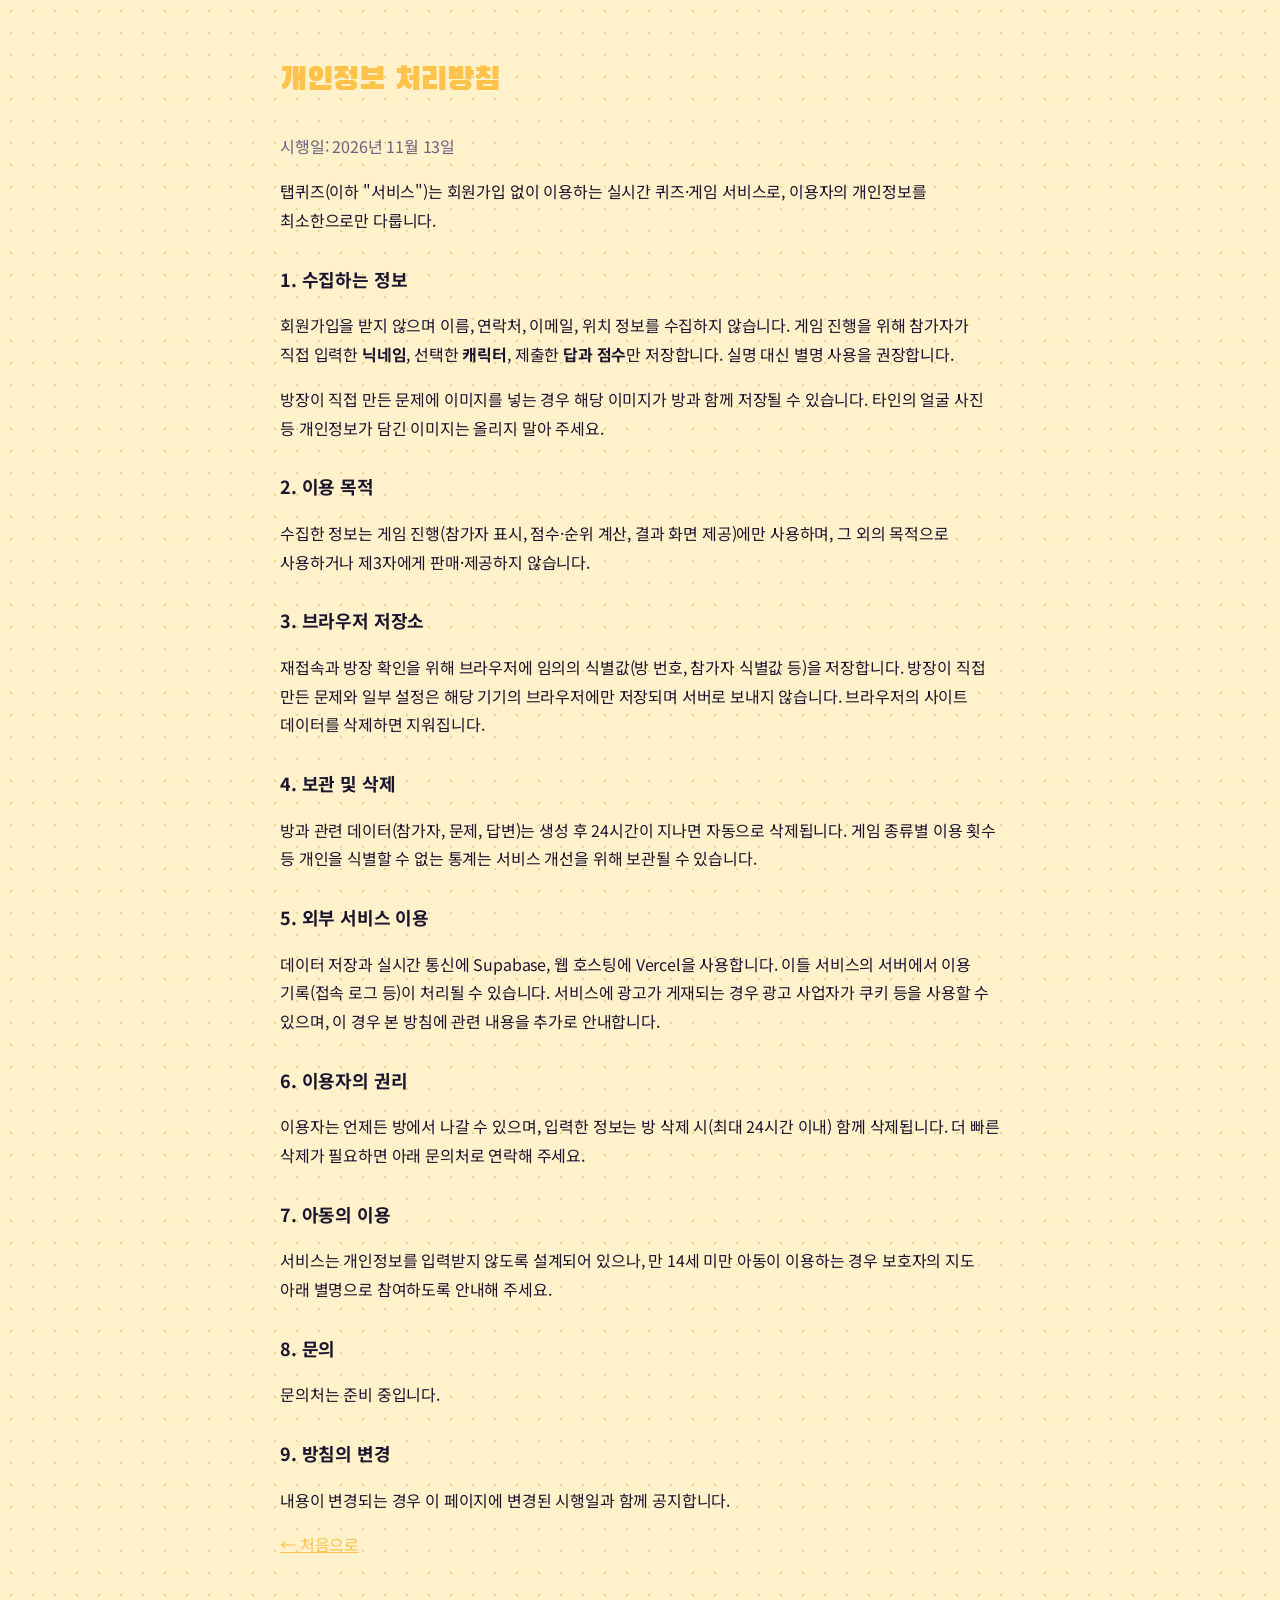
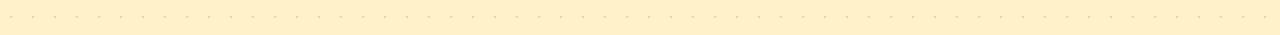
<file: privacy.html>
<!DOCTYPE html>
<html lang="ko">
<head>
<meta charset="UTF-8">
<meta name="viewport" content="width=device-width, initial-scale=1">
<title>탭퀴즈 개인정보 처리방침</title>
<link href="https://fonts.googleapis.com/css2?family=Black+Han+Sans&family=Noto+Sans+KR:wght@400;500;700&display=swap" rel="stylesheet">
<link rel="stylesheet" href="common.css">
<style>.doc{max-width:760px;margin:0 auto;padding:32px 20px 60px;line-height:1.8}.doc h1{font-family:var(--display);font-weight:400;color:var(--gold)}.doc h2{font-size:18px;margin-top:28px}a{color:var(--gold)}</style>
</head>
<body>
<div class="doc">
  <h1>개인정보 처리방침</h1>
  <p class="muted">시행일: 2026년 11월 13일</p>
  <p>탭퀴즈(이하 "서비스")는 회원가입 없이 이용하는 실시간 퀴즈·게임 서비스로, 이용자의 개인정보를 최소한으로만 다룹니다.</p>
  <h2>1. 수집하는 정보</h2>
  <p>회원가입을 받지 않으며 이름, 연락처, 이메일, 위치 정보를 수집하지 않습니다. 게임 진행을 위해 참가자가 직접 입력한 <b>닉네임</b>, 선택한 <b>캐릭터</b>, 제출한 <b>답과 점수</b>만 저장합니다. 실명 대신 별명 사용을 권장합니다.</p>
  <p>방장이 직접 만든 문제에 이미지를 넣는 경우 해당 이미지가 방과 함께 저장될 수 있습니다. 타인의 얼굴 사진 등 개인정보가 담긴 이미지는 올리지 말아 주세요.</p>
  <h2>2. 이용 목적</h2>
  <p>수집한 정보는 게임 진행(참가자 표시, 점수·순위 계산, 결과 화면 제공)에만 사용하며, 그 외의 목적으로 사용하거나 제3자에게 판매·제공하지 않습니다.</p>
  <h2>3. 브라우저 저장소</h2>
  <p>재접속과 방장 확인을 위해 브라우저에 임의의 식별값(방 번호, 참가자 식별값 등)을 저장합니다. 방장이 직접 만든 문제와 일부 설정은 해당 기기의 브라우저에만 저장되며 서버로 보내지 않습니다. 브라우저의 사이트 데이터를 삭제하면 지워집니다.</p>
  <h2>4. 보관 및 삭제</h2>
  <p>방과 관련 데이터(참가자, 문제, 답변)는 생성 후 24시간이 지나면 자동으로 삭제됩니다. 게임 종류별 이용 횟수 등 개인을 식별할 수 없는 통계는 서비스 개선을 위해 보관될 수 있습니다.</p>
  <h2>5. 외부 서비스 이용</h2>
  <p>데이터 저장과 실시간 통신에 Supabase, 웹 호스팅에 Vercel을 사용합니다. 이들 서비스의 서버에서 이용 기록(접속 로그 등)이 처리될 수 있습니다. 서비스에 광고가 게재되는 경우 광고 사업자가 쿠키 등을 사용할 수 있으며, 이 경우 본 방침에 관련 내용을 추가로 안내합니다.</p>
  <h2>6. 이용자의 권리</h2>
  <p>이용자는 언제든 방에서 나갈 수 있으며, 입력한 정보는 방 삭제 시(최대 24시간 이내) 함께 삭제됩니다. 더 빠른 삭제가 필요하면 아래 문의처로 연락해 주세요.</p>
  <h2>7. 아동의 이용</h2>
  <p>서비스는 개인정보를 입력받지 않도록 설계되어 있으나, 만 14세 미만 아동이 이용하는 경우 보호자의 지도 아래 별명으로 참여하도록 안내해 주세요.</p>
  <h2>8. 문의</h2>
  <!-- 문의 이메일이 정해지면 아래 문장을 "문의: 이메일주소" 로 바꿔 주세요 -->
  <p>문의처는 준비 중입니다.</p>
  <h2>9. 방침의 변경</h2>
  <p>내용이 변경되는 경우 이 페이지에 변경된 시행일과 함께 공지합니다.</p>
  <p><a href="index.html">← 처음으로</a></p>
</div>
</body>
</html>
</file>
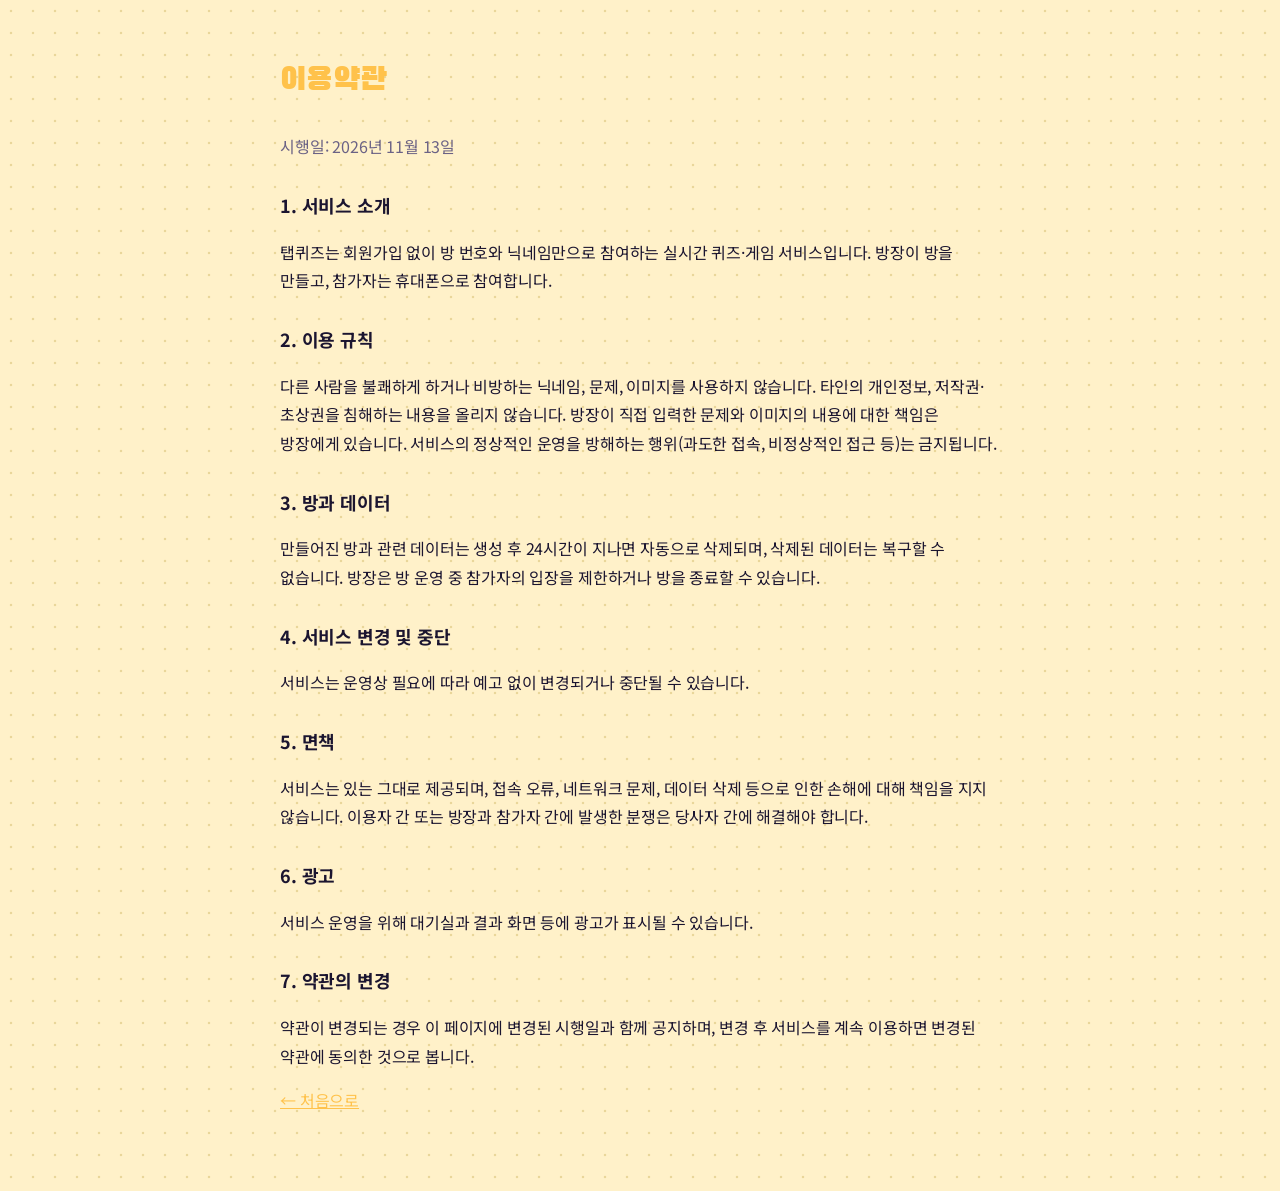
<file: terms.html>
<!DOCTYPE html>
<html lang="ko">
<head>
<meta charset="UTF-8">
<meta name="viewport" content="width=device-width, initial-scale=1">
<title>탭퀴즈 이용약관</title>
<link href="https://fonts.googleapis.com/css2?family=Black+Han+Sans&family=Noto+Sans+KR:wght@400;500;700&display=swap" rel="stylesheet">
<link rel="stylesheet" href="common.css">
<style>.doc{max-width:760px;margin:0 auto;padding:32px 20px 60px;line-height:1.8}.doc h1{font-family:var(--display);font-weight:400;color:var(--gold)}.doc h2{font-size:18px;margin-top:28px}a{color:var(--gold)}</style>
</head>
<body>
<div class="doc">
  <h1>이용약관</h1>
  <p class="muted">시행일: 2026년 11월 13일</p>
  <h2>1. 서비스 소개</h2>
  <p>탭퀴즈는 회원가입 없이 방 번호와 닉네임만으로 참여하는 실시간 퀴즈·게임 서비스입니다. 방장이 방을 만들고, 참가자는 휴대폰으로 참여합니다.</p>
  <h2>2. 이용 규칙</h2>
  <p>다른 사람을 불쾌하게 하거나 비방하는 닉네임, 문제, 이미지를 사용하지 않습니다. 타인의 개인정보, 저작권·초상권을 침해하는 내용을 올리지 않습니다. 방장이 직접 입력한 문제와 이미지의 내용에 대한 책임은 방장에게 있습니다. 서비스의 정상적인 운영을 방해하는 행위(과도한 접속, 비정상적인 접근 등)는 금지됩니다.</p>
  <h2>3. 방과 데이터</h2>
  <p>만들어진 방과 관련 데이터는 생성 후 24시간이 지나면 자동으로 삭제되며, 삭제된 데이터는 복구할 수 없습니다. 방장은 방 운영 중 참가자의 입장을 제한하거나 방을 종료할 수 있습니다.</p>
  <h2>4. 서비스 변경 및 중단</h2>
  <p>서비스는 운영상 필요에 따라 예고 없이 변경되거나 중단될 수 있습니다.</p>
  <h2>5. 면책</h2>
  <p>서비스는 있는 그대로 제공되며, 접속 오류, 네트워크 문제, 데이터 삭제 등으로 인한 손해에 대해 책임을 지지 않습니다. 이용자 간 또는 방장과 참가자 간에 발생한 분쟁은 당사자 간에 해결해야 합니다.</p>
  <h2>6. 광고</h2>
  <p>서비스 운영을 위해 대기실과 결과 화면 등에 광고가 표시될 수 있습니다.</p>
  <h2>7. 약관의 변경</h2>
  <p>약관이 변경되는 경우 이 페이지에 변경된 시행일과 함께 공지하며, 변경 후 서비스를 계속 이용하면 변경된 약관에 동의한 것으로 봅니다.</p>
  <p><a href="index.html">← 처음으로</a></p>
</div>
</body>
</html>
</file>
<file: common.css>
/* 탭퀴즈 공통 스타일 — 크림색 스티커 포스터 디자인 */
:root{
  --bg:#FFF1C9; --card:#FFFFFF; --card2:#FFF7DD; --line:#1B1530;
  --gold:#FFC24B; --mint:#2DD4BF; --coral:#FF5D8F; --blue:#7AA2FF; --sky:#7AA2FF; --grape:#B388FF;
  --text:#1B1530; --muted:#6B6285; --ink:#1B1530; --paper-dot:#E9D69A;
  --font:'Noto Sans KR',system-ui,-apple-system,sans-serif;
  --display:'Black Han Sans','Noto Sans KR',sans-serif;
}
*{box-sizing:border-box;-webkit-tap-highlight-color:transparent}
html,body{margin:0;background:var(--bg);color:var(--text);font-family:var(--font);letter-spacing:-.01em}
body{min-height:100vh;background-image:radial-gradient(var(--paper-dot) 1.4px,transparent 1.6px);background-size:22px 22px;word-break:keep-all}
.display{font-family:var(--display);font-weight:400;letter-spacing:-.015em}
.hidden{display:none!important}
.muted{color:var(--muted)}
button{font-family:inherit;cursor:pointer;border:3px solid var(--ink);border-radius:14px;font-weight:700;font-size:16px;color:var(--ink);background:var(--gold);padding:0 24px;height:52px;box-shadow:0 4px 0 var(--ink);transition:transform .08s,box-shadow .08s;letter-spacing:-.01em}
button:active{transform:translateY(3px);box-shadow:0 1px 0 var(--ink)}
button:disabled{opacity:.4;cursor:not-allowed;box-shadow:0 4px 0 var(--ink)}
button.ghost{background:#fff;color:var(--ink)}
button.danger{background:var(--coral);color:#fff}
input,textarea,select{font-family:inherit;color:var(--ink);background:#FFFBEF;border:3px solid var(--ink);border-radius:12px;font-size:16px;padding:12px 14px;width:100%}
input:focus,textarea:focus,select:focus{outline:3px solid var(--coral);outline-offset:1px}
input[type=checkbox],input[type=radio]{width:auto;accent-color:var(--coral)}
label{display:block;font-size:13px;font-weight:700;color:var(--muted);margin:0 0 6px}
.card{background:var(--card);border:3px solid var(--ink);border-radius:20px;padding:24px;box-shadow:5px 5px 0 var(--ink)}
.pill{display:inline-block;background:#fff;border:3px solid var(--ink);border-radius:999px;padding:3px 14px;font-size:13px;font-weight:700}
.badge{display:inline-block;padding:2px 10px;border-radius:999px;font-size:12px;font-weight:800;border:2px solid var(--ink)}
.badge.a{background:var(--mint);color:var(--ink)}.badge.b{background:var(--coral);color:#fff}
.jelly{display:block;width:100%;height:auto}
.av{display:inline-block;vertical-align:middle}
.av svg{width:100%;height:auto;display:block;filter:drop-shadow(2px 3px 0 var(--ink))}
@keyframes tq-idle{0%,100%{transform:rotate(-3deg)}50%{transform:rotate(3deg)}}
@keyframes tq-sway{0%,100%{transform:rotate(-5deg)}50%{transform:rotate(5deg)}}
@keyframes tq-bounce{0%,100%{transform:translateY(0)}50%{transform:translateY(-10px)}}
@keyframes tq-pop{0%{transform:scale(0) translateY(20px);opacity:0}70%{transform:scale(1.15)}100%{transform:scale(1);opacity:1}}
@keyframes tq-jump{0%{transform:translateY(0) scale(1,1)}25%{transform:translateY(0) scale(1.08,.9)}55%{transform:translateY(-34px) scale(.95,1.06)}100%{transform:translateY(0) scale(1,1)}}
.m-idle,.m-sway,.m-bounce,.m-pop,.m-jump{transform-origin:50% 100%}
.m-idle{animation:tq-idle 3.2s ease-in-out infinite}
.m-sway{animation:tq-sway 1.4s ease-in-out infinite}
.m-bounce{animation:tq-bounce 1s ease-in-out infinite}
.m-pop{animation:tq-pop .7s ease-out both}
.m-jump{animation:tq-jump .9s ease-out .2s 1 both}
@media (prefers-reduced-motion:reduce){.m-idle,.m-sway,.m-bounce,.m-pop,.m-jump{animation:none!important}}
.ad-slot{min-height:0}

/* 더블탭 확대 막기 (버튼을 빠르게 두 번 눌러도 화면이 커지지 않게) */
*{ touch-action: manipulation; }
</file>
